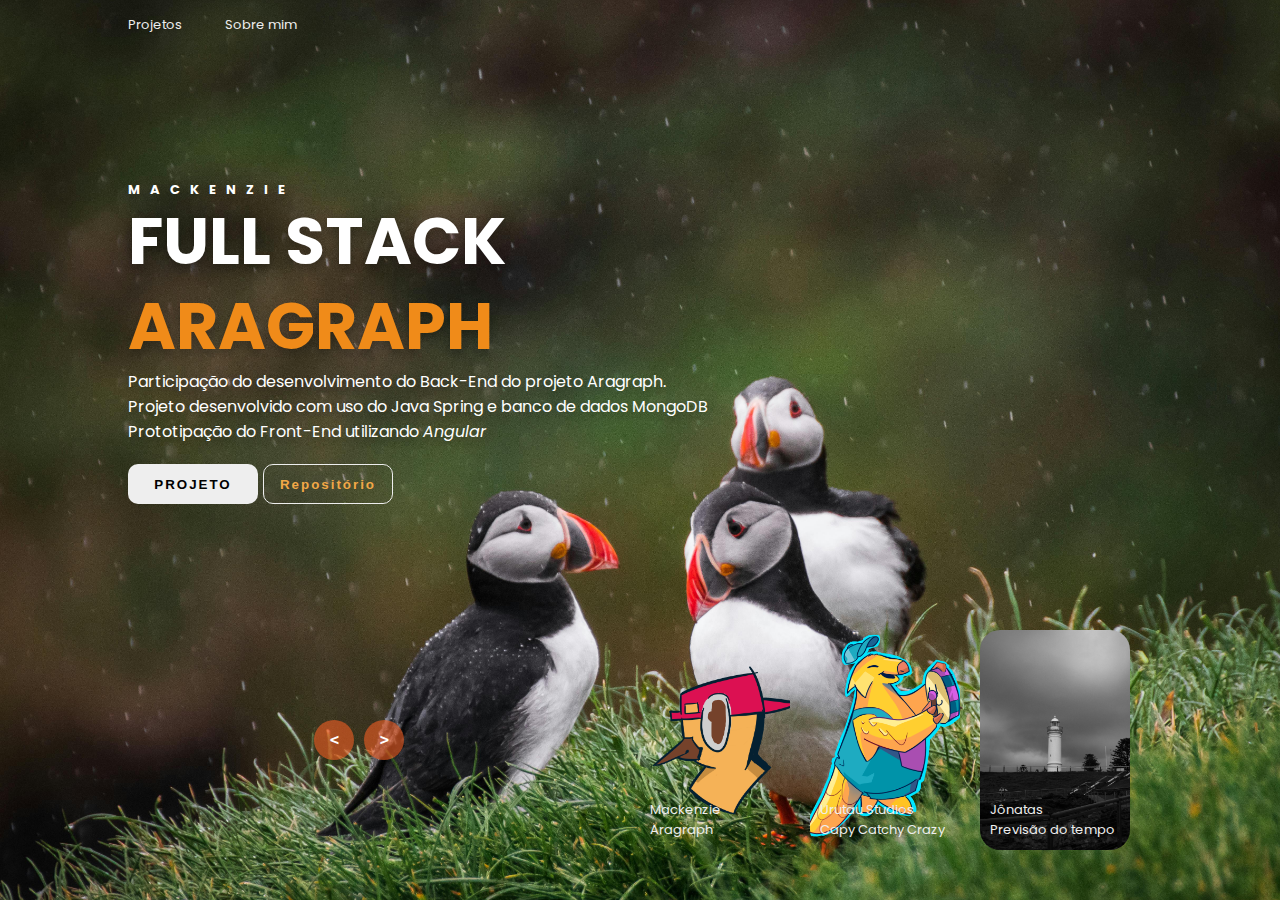
<file: index.html>
<!DOCTYPE html>
<html lang="pt-br">
<head>
    <meta charset="UTF-8">
    <meta name="viewport" content="width=device-width, initial-scale=1.0">
    <title>Portfolio</title>
    <link rel ="stylesheet" href ="estilos/projeto.css">
    <script src = "scritps/carrossel.js" defer></script>
</head>
<body>
    <header>
        <nav>
            <a href = "index.html">Projetos</a>
            <a href = "paginas/sobre.html">Sobre mim</a>
        </nav>
    </header>

    <div class ="carrossel">
        <div class = "lista">
            <div class = "item">
                <img src ="Assets/birds1.jpg" alt = "Projeto Aragraph">
                <div class = "conteudo">
                    <div class = "autor">MACKENZIE</div>
                    <div class = "titulo">FULL STACK </div>
                    <div class = "subtitulo">ARAGRAPH </div>
                    <div class = "texto">Participação do desenvolvimento do Back-End do projeto Aragraph.<br>
                                         Projeto desenvolvido com uso do Java Spring e banco de dados MongoDB<br>
                                         Prototipação do Front-End utilizando <i>Angular</i>
                                        </div>                                    
                    <div class = "botoes">
                        <a href= "https://aragraph.vercel.app/" target="_blank"><button>PROJETO</button></a>
                        <a href= "https://github.com/Jonatas-G-Oliveira/Projeto_Aragraph/" target="_blank"><button>Repositório</button></a>
                    </div>
                </div>
            </div>

            <div class = "item">
                <img src ="Assets/fundo_ccc.jpg" alt = "Projeto Urutau">
                <div class = "conteudo">
                    <div class = "autor">ARTE REVIDE</div>
                    <div class = "titulo">URUTAU STUDIOS </div>
                    <div class = "subtitulo">CAPY CATCHY </div>
                    <div class = "texto">Produção de Concept Arts para o jogo Capy Catchy Crazy ministrado por Guilherme Freitas no curso de games da escola Arte Revide.<br>
                                         Participei dos processos de criação de personagens,VFX,ícones de marketing e processos de finalização.</div>
                    <div class = "botoes">
                        <a href = "https://www.behance.net/gallery/188309193/Capy-Catchy-Craze" target="_blank"><button class  > BEHANCE  </button></a>
                        
                    </div>
                </div> 
            </div>

            <div class = "item" >
                <img src ="Assets/previsao_tempo.jpg" alt = "Previsão do Tempo">
                <div class = "conteudo">
                    <div class = "autor">JÔNATAS</div>
                    <div class = "titulo">FRONT END </div>
                    <div class = "subtitulo">CLIMA </div>
                    <div class = "texto">Criação de uma aplicação para previsão do tempo utilizando HTML, CSS e JavaScript com a utilização da API Current Wheater. </div>
                                       
                    <div class = "botoes">
                        <a href ="https://github.com/Jonatas-G-Oliveira/Previsao-do-Tempo" target="_blank"><button > Código  </button></a>
                    </div>
                </div> 
            </div>
        </div>

        <div class = "thumbnail">
            <div class ="item">
                <img src = "Assets/Passaro_simpaticp.png">
                <div class ="conteudo">
                    <div class = "Autor">Mackenzie</div>
                    <div class = "Titulo">Aragraph</div>
                </div>
            </div>
            <div class ="item">
                <img src = "Assets/Pangolim_Cima.png">
                <div class ="conteudo">
                    <div class = "Autor">Urutau Studios</div>
                    <div class = "Titulo">Capy Catchy Crazy</div>
                </div>
            </div>
            <div class ="item">
                <img src = "Assets/thumb_tempo.jpg">
                <div class ="conteudo">
                    <div class = "Autor">Jônatas</div>
                    <div class = "Titulo">Previsão do tempo</div>
                </div>
            </div>
        </div>    

        <div class ="flechas">
            <button id ="anterior"><</button>
            <button id ="prox">></button>
        </div>
    </div>
    
</body>
</html>
</file>
<file: estilos/projeto.css>
@import url('https://fonts.googleapis.com/css2?family=Poppins:ital,wght@0,100;0,200;0,300;0,400;0,500;0,600;0,700;0,800;0,900;1,100;1,200;1,300;1,400;1,500;1,600;1,700;1,800;1,900&display=swap');

:root{
    --fonte-padrao: 'Poppins'
}


body{
    font-family: var(--fonte-padrao);
    background-color: #000;
    margin: 0;
    color: #eee;
    font-size: 13px;
}

/*Menu -------*/
header{
    display: flex ;
    align-items: center;
    width: 1140px;
    max-width: 80%;
    height: 50px;
    margin: auto;
    position: relative;
    z-index: 2;
}

header > nav > a{
    color: #eee;
    margin-right: 40px;
    text-decoration: none;
}

/*trabalhando o container principal */
.carrossel{
    position: relative;
    width: 100vw;
    height: 100vh;
    margin-top: -50px;
    overflow: hidden;

}

.carrossel .lista .item{
    position: absolute;
    top: 0;
    left: 0;
    right: 0;
    bottom: 0;
}

.carrossel .lista .item img{
    width: 100%;
    height: 100%;
    object-fit: cover;
}


/*Trabalhando os elementos textuais*/
.carrossel .lista .item .conteudo{
    box-sizing: border-box;
    position: absolute;
    top: 20%;
    left: 50%;
    transform: translate(-50%);
    padding-right:30% ;
    
    
    width: 1140px;
    max-width: 80%;
    color: white;
    text-shadow: 0 5px 10px #0004;
}

.carrossel .lista .item .conteudo .autor{
    letter-spacing: 10px;
    font-weight: bold;
}

.carrossel .lista .item .conteudo .titulo,
.carrossel .lista .item .conteudo .subtitulo{
    font-size: 5em;
    font-weight: bold;
    line-height: 1.3em;
}

.carrossel .lista .item .conteudo .subtitulo{
    color:#f08b19;
}

.carrossel .lista .item .conteudo .texto{
    font-size: 16px;
}

.carrossel .lista .item .conteudo .botoes{
    display: grid;
    grid-template-columns: repeat(2,130px);
    margin-top: 20px;
    gap: 5px;
}

.carrossel .lista .item .conteudo .botoes a {
    text-decoration: none;
}
.carrossel .lista .item .conteudo .botoes a > button{
    height: 40px;
    width: 130px;
    color: black;
    border-radius: 10px;
    border: none;
    background-color: #eee;
    letter-spacing: 2px;
    font-weight: 600;
    transition: .4s;
}

.carrossel .lista .item .conteudo .botoes a > button:hover{
    color: #f08b19;
    background-color: #d1d1d1;
    cursor: pointer;
}

.carrossel .lista .item .conteudo a:nth-child(2) > button{
    background-color: transparent;
    color: #f1a847;
    border: 1px solid #eee;
    transition: .4s;
}

.carrossel .lista .item .conteudo a:nth-child(2) > button:hover{
    background-color: #7e66496c;
    color: #f3f3f3;
    cursor: pointer;
}

/*Trabalhando com as thumbs dos projetos*/ 
.carrossel .thumbnail{
    position: absolute;
    bottom: 50px;
    width: max-content;
    left: 50%;
    z-index: 100;
    display: flex;
    gap: 20px;
}

.carrossel .thumbnail .item{
    position: relative;
    height: 220px;
    width: 150px;
    flex-shrink: 0;
}
 
.carrossel .thumbnail .item img{   
    width: 100%;
    height: 100%;
    object-fit: cover;
    border-radius: 20px;
}


.carrossel .thumbnail .item .conteudo {
    position: absolute;
    bottom:10px;
    left:10px;
    right:10px;
}

.carrossel .thumbnail .item .conteudo .titulo{
    font-weight: bold;
}

.flechas{
    position: absolute;
    top: 80%;
    right: 52%;
    width: 300px;
    max-width: 30%;
    display: flex;
    gap: 10px;
    align-items: center;
    z-index: 100;
}

.flechas button{
    width:  40px;
    height: 40px;
    border-radius: 50%;
    background-color: rgba(236, 93, 36, 0.623);
    border:none;
    font-family: monospace;
    color: #fff;
    font-weight: bold;
    font-size: larger;
    transition: .5s;
}

.flechas button:hover{
    color: #555;
    background-color: white;
}


.carrossel .lista .item:nth-child(1){
    z-index:1;
}


 /*Responsividade*/
 @media screen and (max-width:678px) {
    .carrossel .lista .item .conteudo{
        padding-right: 0;
    }
    .carrossel .lista .item .conteudo .titulo{
        font-size: 30px;
    }
 }
</file>
